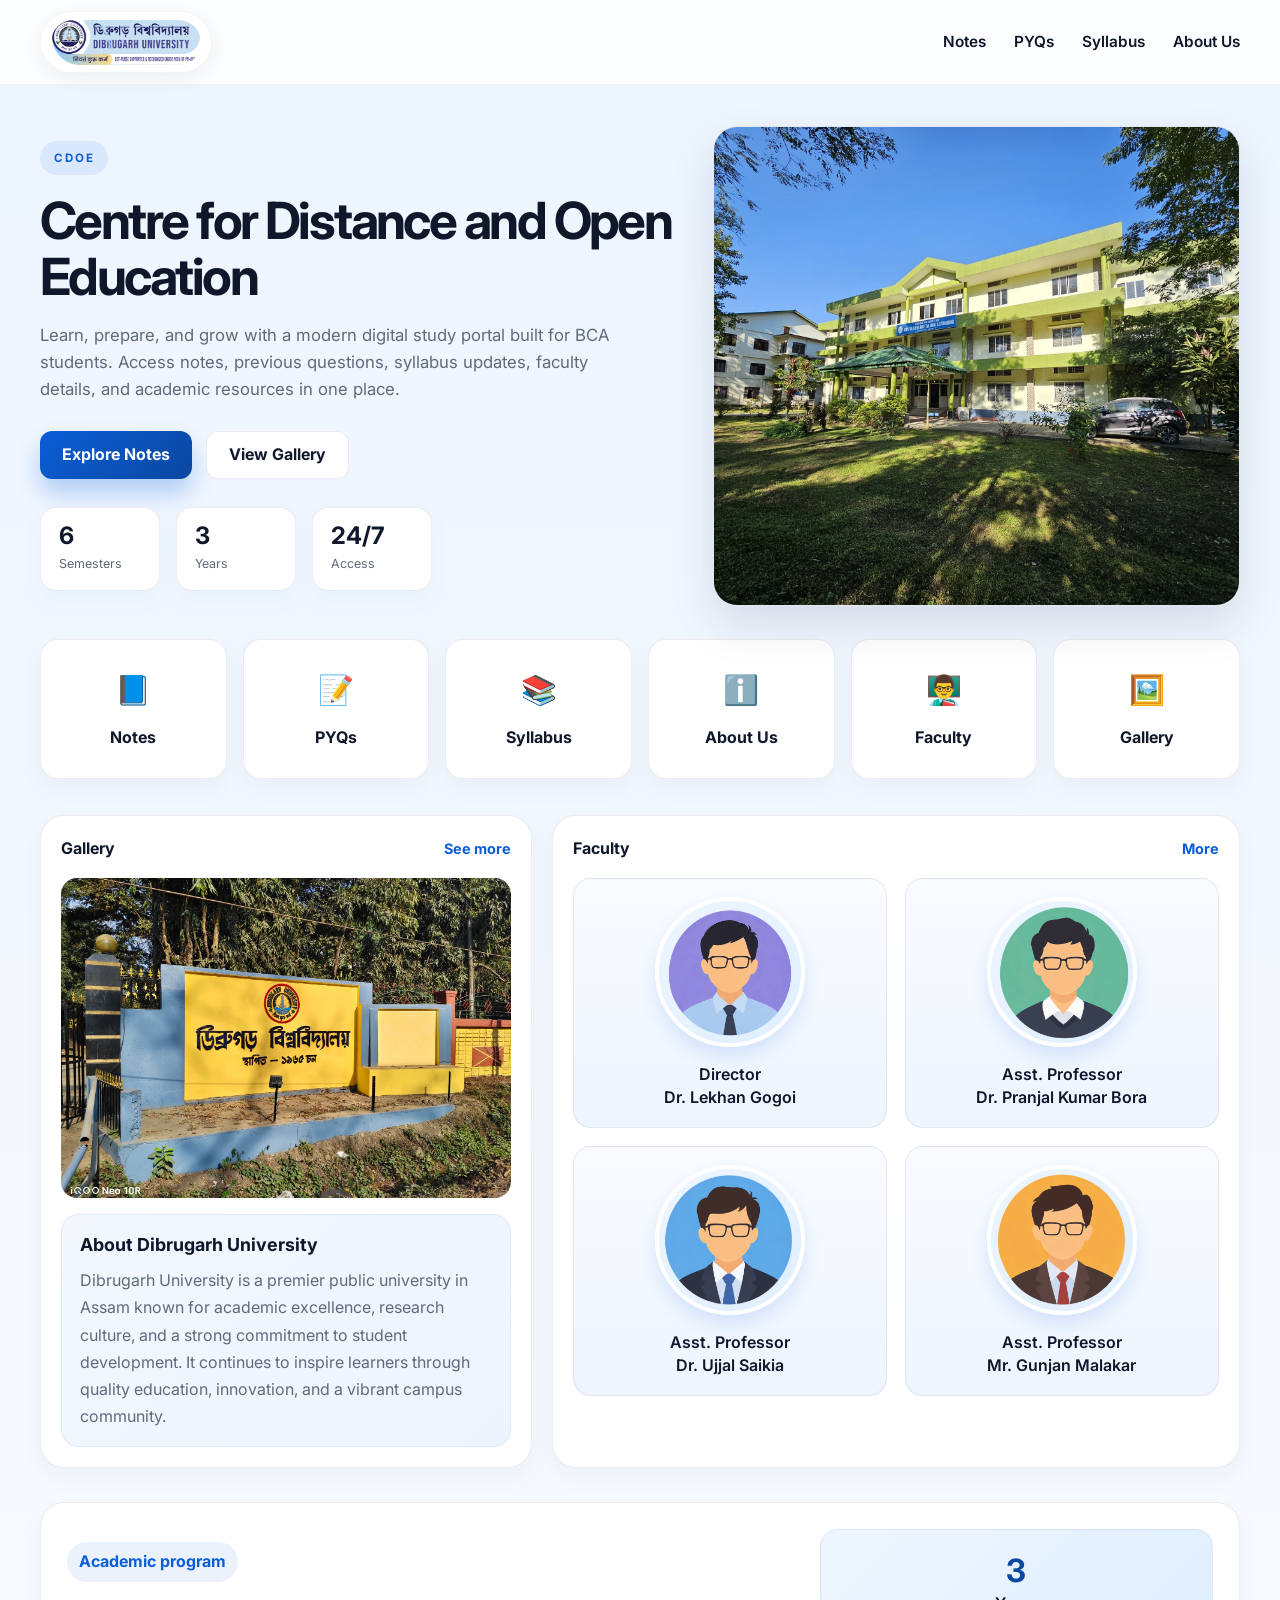
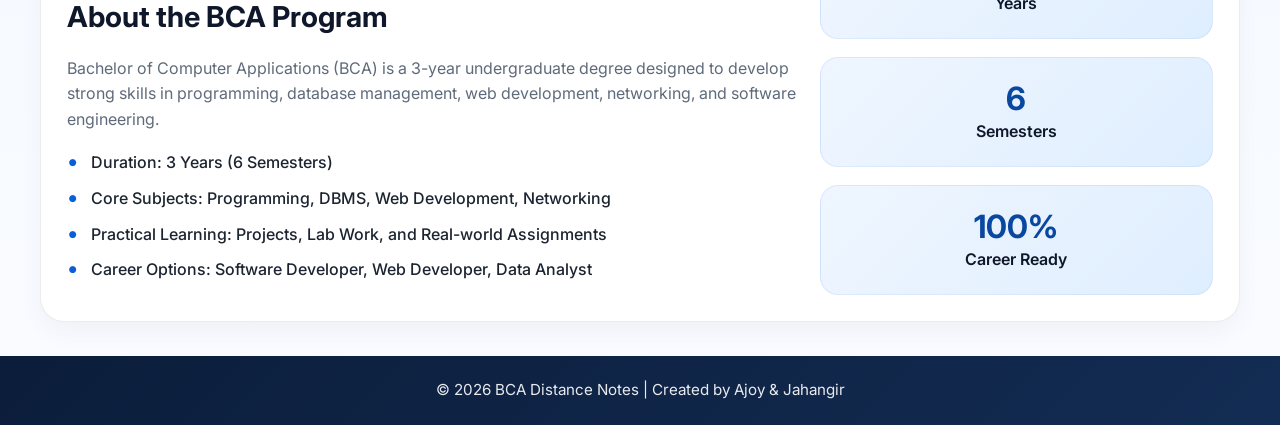
<file: index.html>
﻿<!DOCTYPE html>
<html lang="en">

<head>
    <meta charset="UTF-8">
    <meta name="viewport" content="width=device-width, initial-scale=1.0">
    <title>Dibrugarh University BCA-CDOE</title>
    <link rel="preconnect" href="https://fonts.googleapis.com">
    <link rel="preconnect" href="https://fonts.gstatic.com" crossorigin>
    <link href="https://fonts.googleapis.com/css2?family=Inter:wght@400;500;600;700;800;900&display=swap" rel="stylesheet">
    <link rel="shortcut icon" href="assets/brand/dibrugarh-logo.gif" type="image/gif">
    <link rel="stylesheet" href="style.css">
</head>

<body>
    <header class="topbar">
        <nav class="navbar container">
            <div class="logo">
                <img src="assets/brand/dibrugarh-logo.gif" alt="University Logo">
            </div>
            <div class="right" id="navMenu">
                <ul class="nav-links">
                    <li><a href="notes.html">Notes</a></li>
                    <li><a href="pyq.html">PYQs</a></li>
                    <li><a href="docs/syllabus.pdf">Syllabus</a></li>
                    <li><a href="about.html">About Us</a></li>
                </ul>
            </div>
        </nav>
    </header>

    <main class="container">
        <section class="hero">
            <div class="hero-copy">
                <div class="eyebrow">CDOE</div>
                <h1>Centre for Distance and Open Education</h1>
                <p class="hero-text">
                    Learn, prepare, and grow with a modern digital study portal built for BCA students.
                    Access notes, previous questions, syllabus updates, faculty details, and academic resources in one place.
                </p>
                <div class="hero-actions">
                    <a href="notes.html" class="primary-btn">Explore Notes</a>
                    <a href="gallery.html" class="secondary-btn">View Gallery</a>
                </div>
                <div class="hero-stats">
                    <div>
                        <strong>6</strong>
                        <span>Semesters</span>
                    </div>
                    <div>
                        <strong>3</strong>
                        <span>Years</span>
                    </div>
                    <div>
                        <strong>24/7</strong>
                        <span>Access</span>
                    </div>
                </div>
            </div>

            <div class="hero-visual">
                <img src="assets/brand/cdoe-banner.jpg" alt="CDOE banner">
            </div>
        </section>

        <section class="quick-links" aria-label="Quick links">
            <a href="notes.html" class="quick-card">
                <span class="card-icon">📘</span>
                <span>Notes</span>
            </a>
            <a href="pyq.html" class="quick-card">
                <span class="card-icon">📝</span>
                <span>PYQs</span>
            </a>
            <a href="docs/syllabus.pdf" class="quick-card">
                <span class="card-icon">📚</span>
                <span>Syllabus</span>
            </a>
            <a href="about.html" class="quick-card">
                <span class="card-icon">ℹ️</span>
                <span>About Us</span>
            </a>
            <a href="https://www.dibru.ac.in/open-distance-learning" class="quick-card">
                <span class="card-icon">👨‍🏫</span>
                <span>Faculty</span>
            </a>
            <a href="gallery.html" class="quick-card">
                <span class="card-icon">🖼️</span>
                <span>Gallery</span>
            </a>
        </section>

        <section class="showcase">
            <div class="gallery-panel">
                <div class="panel-header">
                    <span>Gallery</span>
                    <a href="gallery.html">See more</a>
                </div>

                <img src="assets/gallery/gallery-1.jpg" alt="Campus gallery preview">

                <div class="gallery-info">
                    <h3>About Dibrugarh University</h3>
                    <p>
                        Dibrugarh University is a premier public university in Assam known for academic excellence,
                        research culture, and a strong commitment to student development. It continues to inspire
                        learners through quality education, innovation, and a vibrant campus community.
                    </p>
                </div>
            </div>

            <div class="faculty-panel">
                <div class="panel-header">
                    <span>Faculty</span>
                    <a href="https://www.dibru.ac.in/open-distance-learning">More</a>
                </div>

                <div class="faculty-grid">
                    <div class="faculty-card">
                        <a href="https://www.dibru.ac.in/user-profile/lekhan-gogoi">
                            <img src="assets/team/2.png" alt="Director avatar">
                            <p>Director<br>Dr. Lekhan Gogoi</p>
                        </a>
                    </div>

                    <div class="faculty-card">
                        <a href="https://www.dibru.ac.in/user-profile/pranjal-kumar-bora">
                            <img src="assets/team/1.png" alt="Faculty avatar">
                            <p>Asst. Professor<br>Dr. Pranjal Kumar Bora</p>
                        </a>
                    </div>

                    <div class="faculty-card">
                        <a href="https://www.dibru.ac.in/user-profile/ujjal-saikia">
                            <img src="assets/team/3.png" alt="Faculty avatar">
                            <p>Asst. Professor<br>Dr. Ujjal Saikia</p>
                        </a>
                    </div>

                    <div class="faculty-card">
                        <a href="https://www.dibru.ac.in/user-profile/gunjan-malakar">
                            <img src="assets/team/4.png" alt="Faculty avatar">
                            <p>Asst. Professor<br>Mr. Gunjan Malakar</p>
                        </a>
                    </div>
                </div>
            </div>
        </section>

        <section class="program">
            <div class="program-copy">
                <span class="section-tag">Academic program</span>
                <h2>About the BCA Program</h2>
                <p>
                    Bachelor of Computer Applications (BCA) is a 3-year undergraduate degree designed to develop strong
                    skills in programming, database management, web development, networking, and software engineering.
                </p>
                <ul class="key-points">
                    <li>Duration: 3 Years (6 Semesters)</li>
                    <li>Core Subjects: Programming, DBMS, Web Development, Networking</li>
                    <li>Practical Learning: Projects, Lab Work, and Real-world Assignments</li>
                    <li>Career Options: Software Developer, Web Developer, Data Analyst</li>
                </ul>
            </div>

            <div class="program-highlights">
                <div class="highlight-card">
                    <strong>3</strong>
                    <span>Years</span>
                </div>
                <div class="highlight-card">
                    <strong>6</strong>
                    <span>Semesters</span>
                </div>
                <div class="highlight-card">
                    <strong>100%</strong>
                    <span>Career Ready</span>
                </div>
            </div>
        </section>
    </main>

    <footer>
        <p>© 2026 BCA Distance Notes | Created by Ajoy & Jahangir</p>
    </footer>
</body>

</html>
</file>
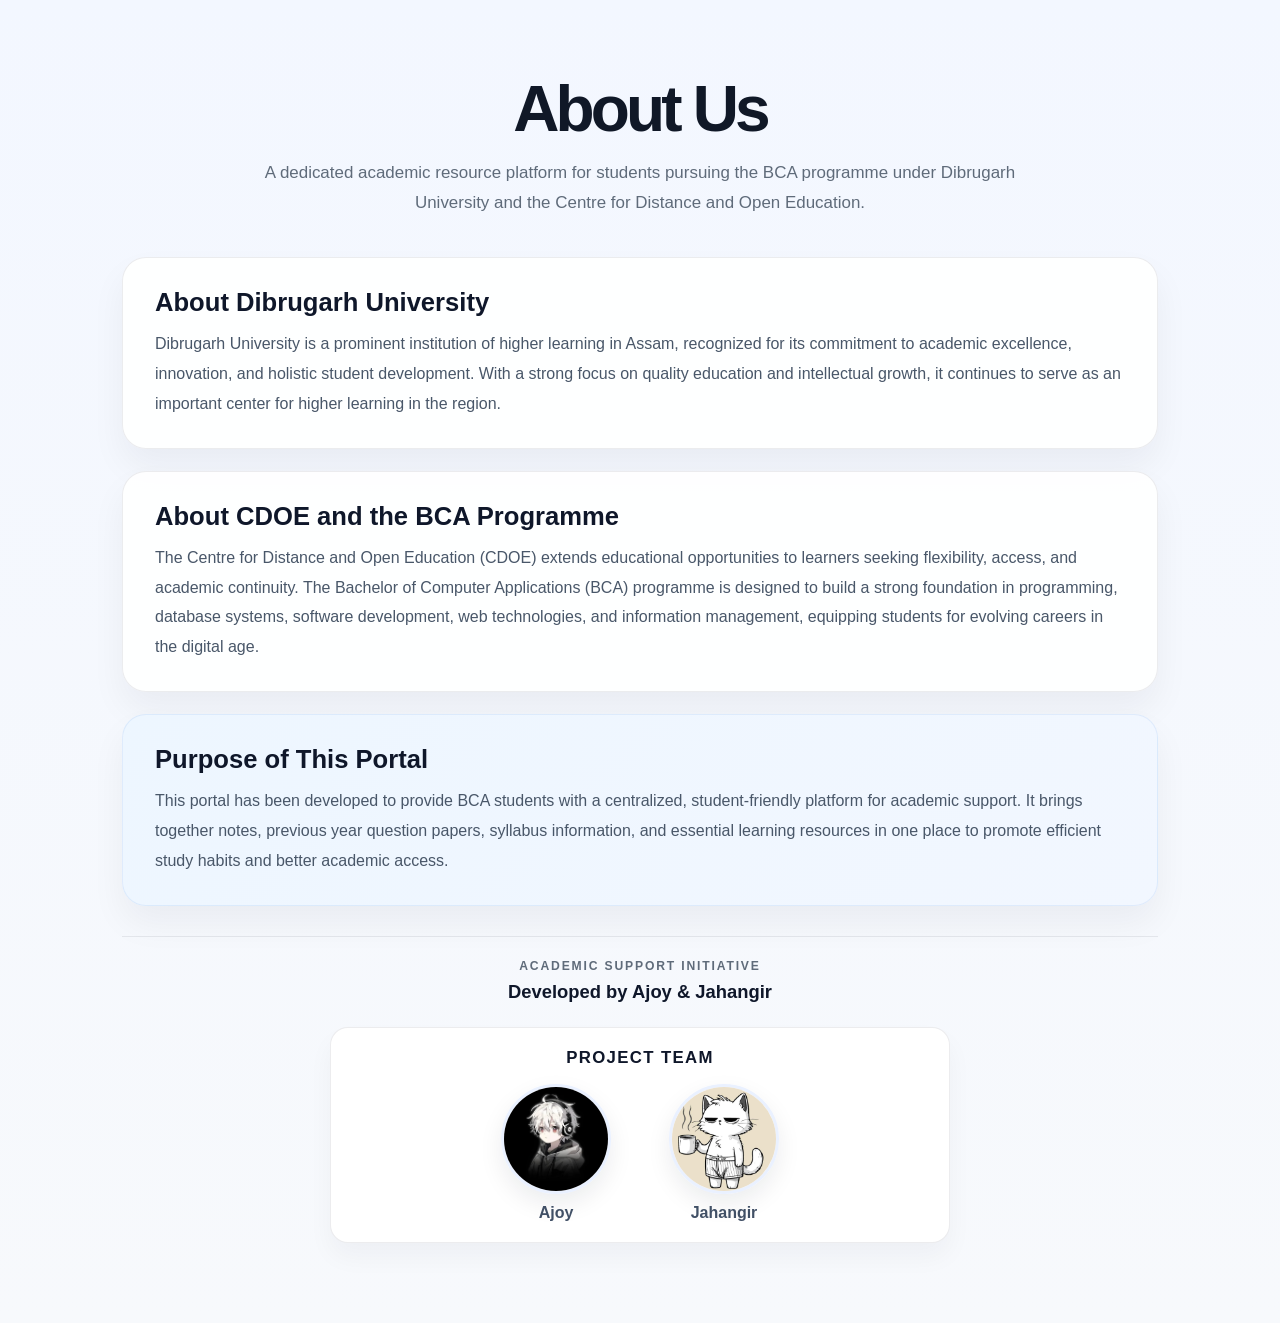
<file: about.html>
<!DOCTYPE html>
<html lang="en">
<head>
    <meta charset="UTF-8">
    <title>About Us - BCA Notes Website</title>
    <meta name="viewport" content="width=device-width, initial-scale=1.0">
    <link rel="stylesheet" href="https://cdnjs.cloudflare.com/ajax/libs/font-awesome/6.5.0/css/all.min.css">
    <link rel="stylesheet" href="about.css">
</head>
<body>

    <section class="about-section">

        <h1>About Us</h1>
        <p class="subtitle">
            A dedicated academic resource platform for students pursuing the BCA programme under Dibrugarh
            University and the Centre for Distance and Open Education.
        </p>

        <div class="info-block">
            <h2>About Dibrugarh University</h2>
            <p>
                Dibrugarh University is a prominent institution of higher learning in Assam, recognized for its
                commitment to academic excellence, innovation, and holistic student development. With a strong focus
                on quality education and intellectual growth, it continues to serve as an important center for higher
                learning in the region.
            </p>
        </div>

        <div class="info-block">
            <h2>About CDOE and the BCA Programme</h2>
            <p>
                The Centre for Distance and Open Education (CDOE) extends educational opportunities to learners seeking
                flexibility, access, and academic continuity. The Bachelor of Computer Applications (BCA) programme
                is designed to build a strong foundation in programming, database systems, software development, web
                technologies, and information management, equipping students for evolving careers in the digital age.
            </p>
        </div>

        <div class="info-block highlight">
            <h2>Purpose of This Portal</h2>
            <p>
                This portal has been developed to provide BCA students with a centralized, student-friendly platform for
                academic support. It brings together notes, previous year question papers, syllabus information, and
                essential learning resources in one place to promote efficient study habits and better academic access.
            </p>
        </div>

        <div class="credit-box">
            <p class="credit-title">Academic support initiative</p>
            <p class="credit-name">Developed by Ajoy &amp; Jahangir</p>
        </div>

        <div class="team-box">
            <h3>Project Team</h3>
            <div class="team-row">
                <div class="member-card">
                    <img src="assets/team/avatar1.jpeg" alt="Ajoy">
                    <span>Ajoy</span>
                </div>
                <div class="member-card">
                    <img src="assets/team/avatar2.jpeg" alt="Jahangir">
                    <span>Jahangir</span>
                </div>
            </div>
        </div>

    </section>

</body>
</html>
</file>
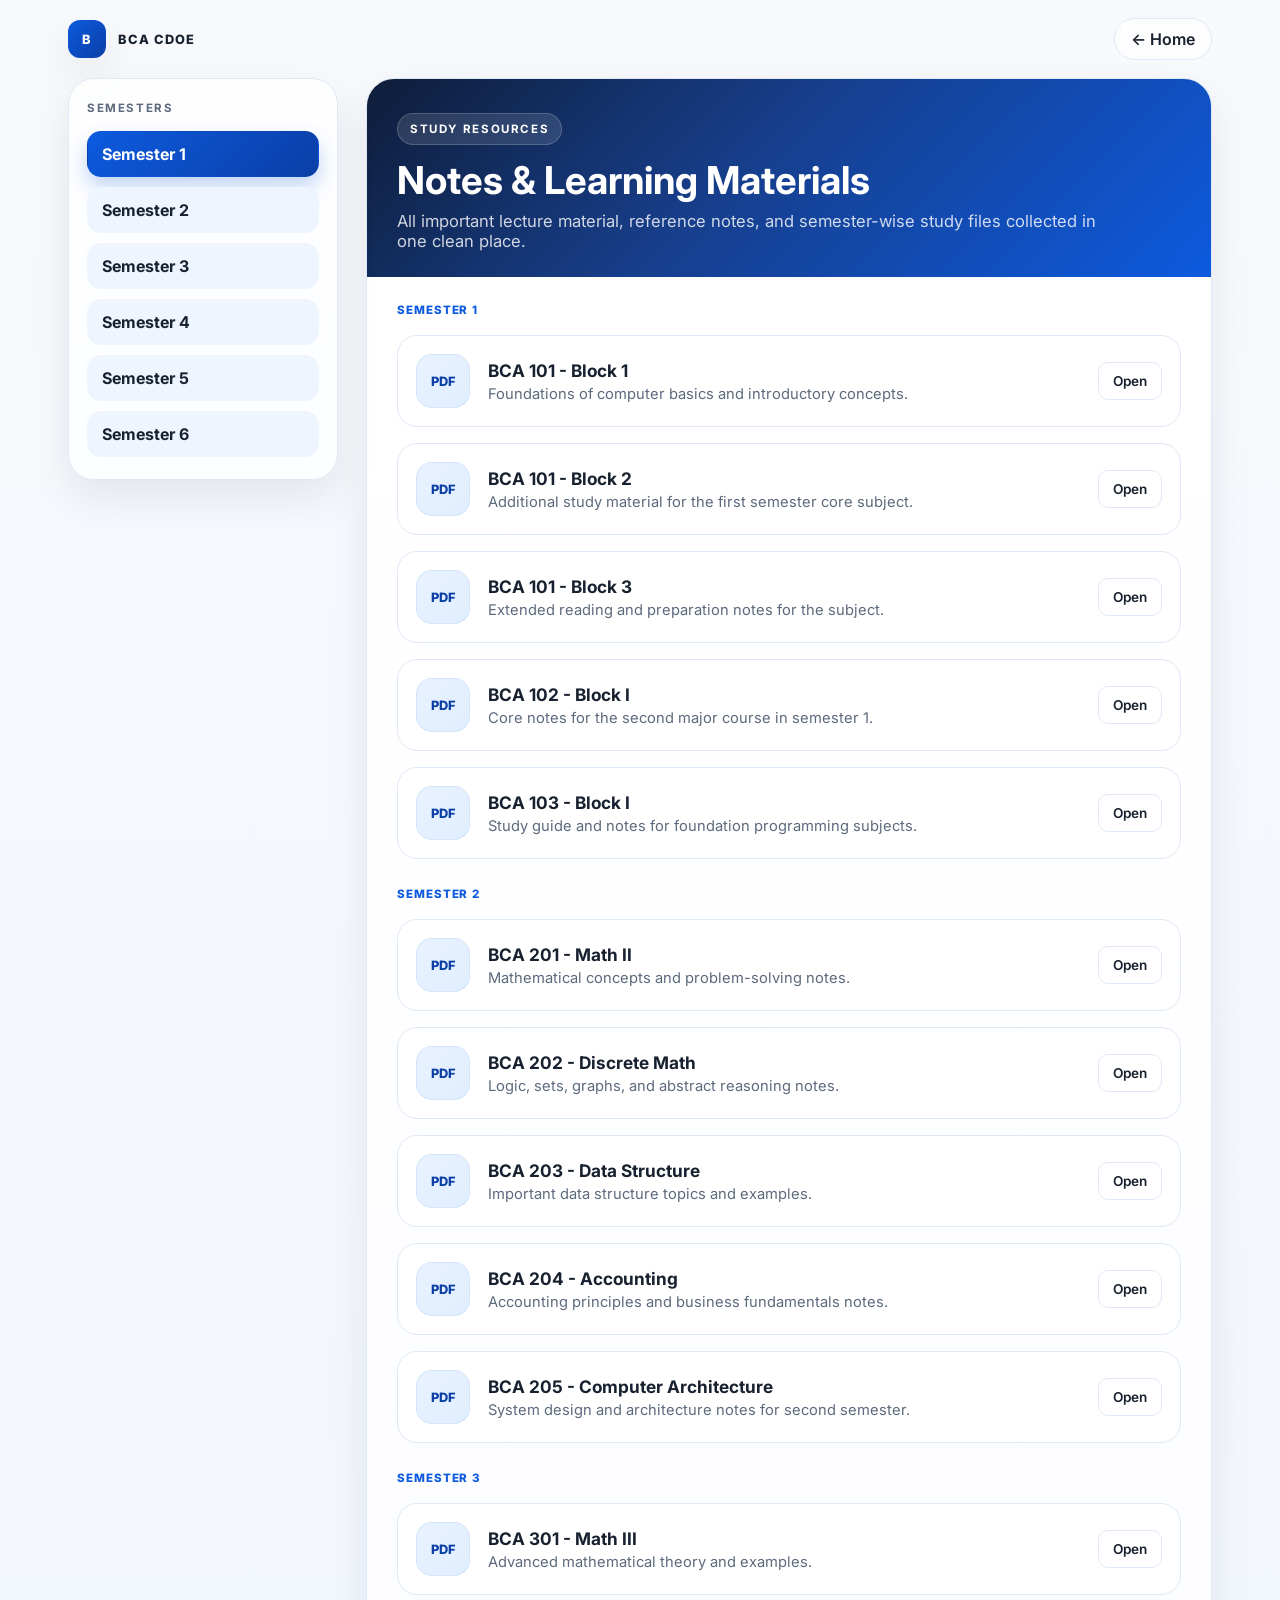
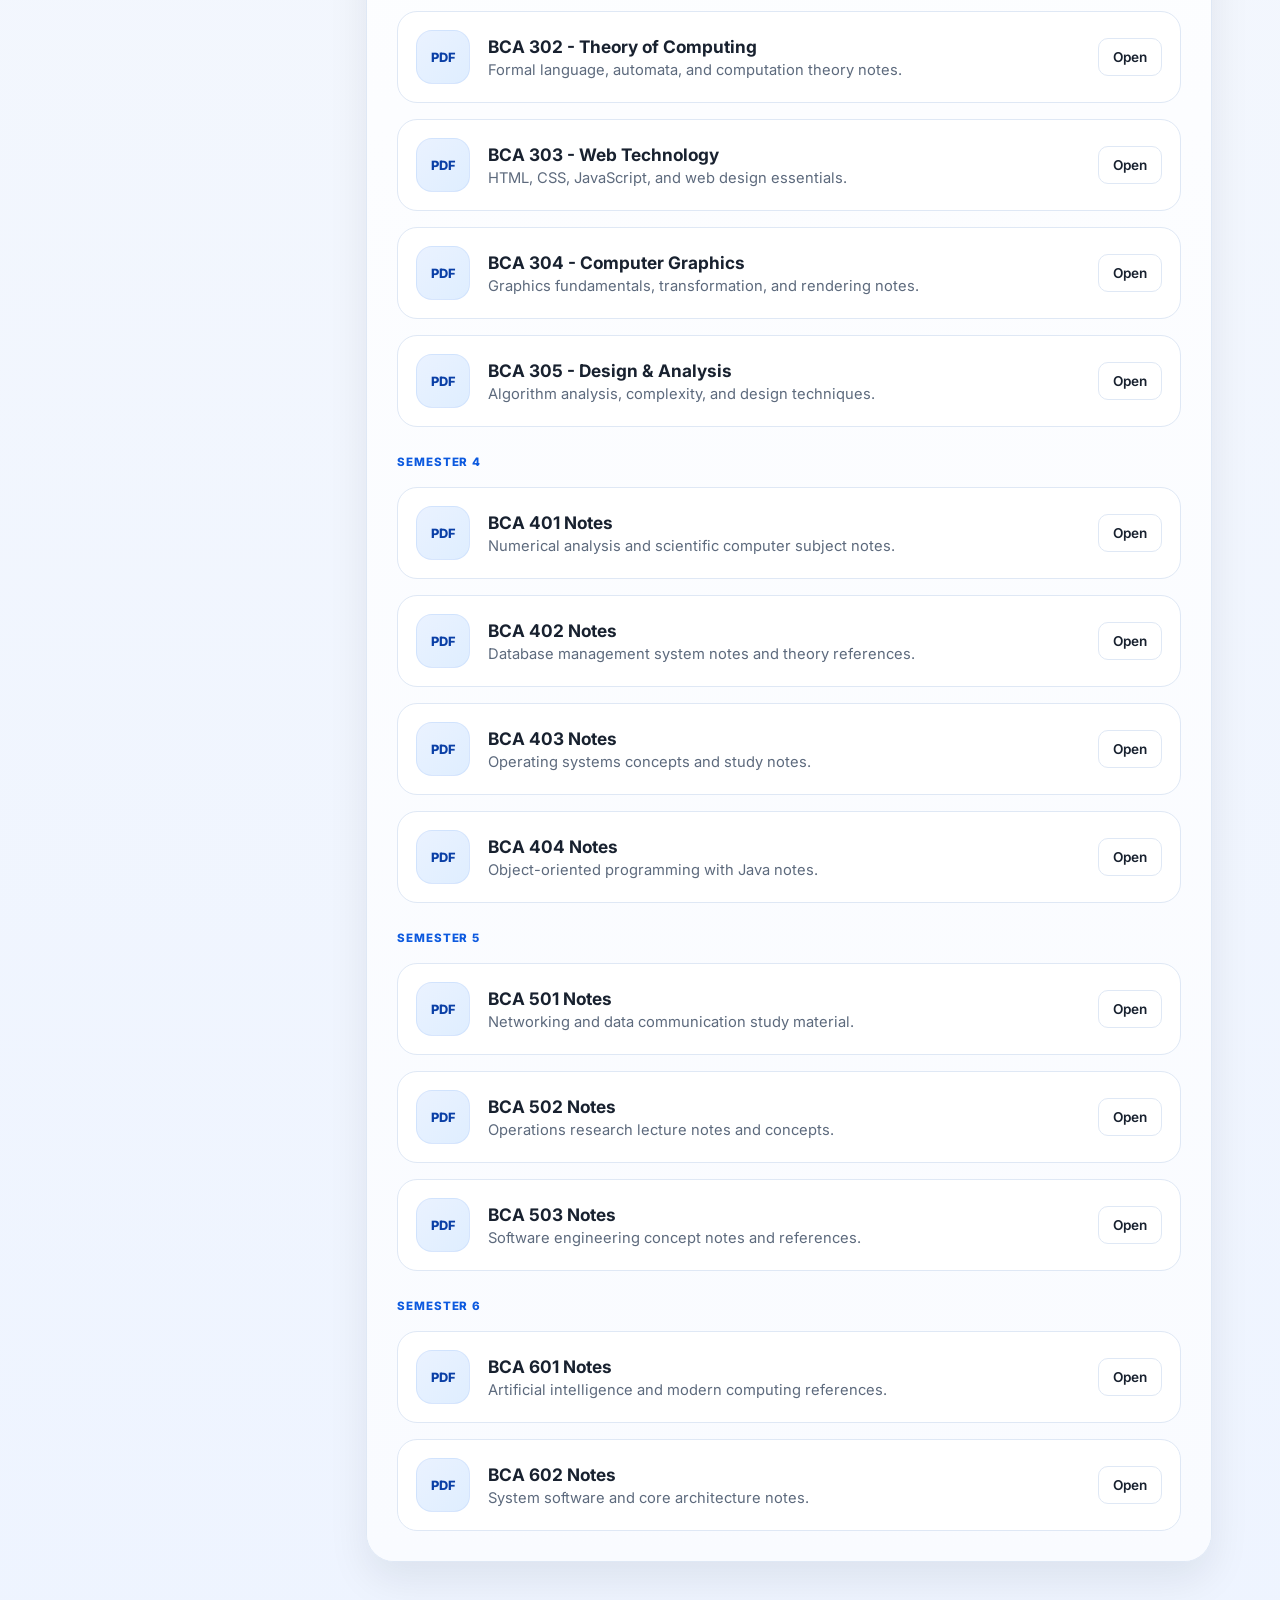
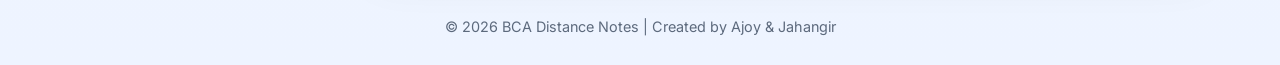
<file: notes.html>
<!DOCTYPE html>
<html lang="en">

<head>
    <meta charset="UTF-8">
    <meta name="viewport" content="width=device-width, initial-scale=1.0">
    <title>Study Notes | BCA CDOE</title>
    <link rel="preconnect" href="https://fonts.googleapis.com">
    <link rel="preconnect" href="https://fonts.gstatic.com" crossorigin>
    <link href="https://fonts.googleapis.com/css2?family=Inter:wght@400;500;600;700;800&display=swap" rel="stylesheet">
    <style>
        :root {
            --bg: #f4f7fb;
            --paper: #ffffff;
            --paper-2: #eef5ff;
            --line: #dfe8f5;
            --text: #18212f;
            --muted: #5d6a7d;
            --primary: #0d5adf;
            --primary-deep: #0a3fa6;
            --accent: #ebf2ff;
            --shadow: 0 18px 40px rgba(15, 23, 42, 0.08);
        }

        * {
            box-sizing: border-box;
        }

        body {
            margin: 0;
            font-family: "Inter", sans-serif;
            background: linear-gradient(180deg, #f7f9fc 0%, #eef4ff 100%);
            color: var(--text);
        }

        a {
            text-decoration: none;
        }

        .top-strip {
            display: flex;
            justify-content: space-between;
            align-items: center;
            max-width: 1200px;
            margin: 0 auto;
            padding: 18px 28px 10px;
        }

        .brand {
            display: flex;
            align-items: center;
            gap: 12px;
            font-weight: 800;
            letter-spacing: 0.08em;
            text-transform: uppercase;
            color: var(--text);
            font-size: 0.8rem;
        }

        .brand-mark {
            width: 38px;
            height: 38px;
            border-radius: 12px;
            background: linear-gradient(135deg, var(--primary), var(--primary-deep));
            color: white;
            display: grid;
            place-items: center;
            font-size: 0.8rem;
            box-shadow: var(--shadow);
        }

        .home-link {
            display: inline-flex;
            align-items: center;
            gap: 8px;
            padding: 10px 16px;
            border-radius: 999px;
            border: 1px solid var(--line);
            background: rgba(255, 255, 255, 0.7);
            color: var(--text);
            font-weight: 600;
            backdrop-filter: blur(8px);
        }

        .notes-shell {
            max-width: 1200px;
            margin: 8px auto 42px;
            padding: 0 28px;
            display: grid;
            grid-template-columns: 270px 1fr;
            gap: 28px;
        }

        .sidebar {
            background: rgba(255,255,255,0.8);
            border: 1px solid var(--line);
            border-radius: 26px;
            padding: 22px 18px;
            box-shadow: var(--shadow);
            height: fit-content;
            position: sticky;
            top: 20px;
        }

        .sidebar-label {
            font-size: 0.72rem;
            letter-spacing: 0.14em;
            text-transform: uppercase;
            color: var(--muted);
            margin: 0 0 16px;
            font-weight: 700;
        }

        .semester-list {
            display: grid;
            gap: 10px;
        }

        .semester-pill {
            display: block;
            padding: 12px 14px;
            border-radius: 14px;
            background: var(--paper-2);
            color: var(--text);
            border: 1px solid transparent;
            font-weight: 700;
        }

        .semester-pill.active {
            background: linear-gradient(135deg, var(--primary), var(--primary-deep));
            color: white;
            box-shadow: 0 10px 20px rgba(13, 90, 223, 0.25);
        }

        .content-panel {
            background: rgba(255,255,255,0.62);
            border: 1px solid var(--line);
            border-radius: 28px;
            box-shadow: var(--shadow);
            overflow: hidden;
        }

        .notes-top {
            background: linear-gradient(135deg, #0e1d38 0%, #173d88 42%, #0d5adf 100%);
            padding: 34px 30px 26px;
            color: white;
        }

        .eyebrow {
            display: inline-block;
            background: rgba(255, 255, 255, 0.12);
            border: 1px solid rgba(255,255,255,0.18);
            border-radius: 999px;
            padding: 8px 12px;
            font-size: 0.72rem;
            letter-spacing: 0.14em;
            text-transform: uppercase;
            font-weight: 700;
            margin-bottom: 14px;
        }

        .notes-top h1 {
            margin: 0 0 10px;
            font-size: clamp(2.1rem, 3vw, 3.2rem);
            line-height: 1.1;
        }

        .notes-top p {
            margin: 0;
            max-width: 700px;
            color: rgba(255,255,255,0.8);
            font-size: 1.04rem;
        }

        .notes-body {
            padding: 26px 30px 30px;
            background: linear-gradient(180deg, #ffffff 0%, #f9fbff 100%);
        }

        .section-head {
            display: flex;
            align-items: center;
            justify-content: space-between;
            gap: 18px;
            margin-bottom: 18px;
        }

        .section-label {
            color: var(--primary);
            font-weight: 800;
            letter-spacing: 0.08em;
            text-transform: uppercase;
            font-size: 0.72rem;
        }

        .notes-grid {
            display: grid;
            gap: 16px;
        }

        .note-item {
            display: grid;
            grid-template-columns: auto 1fr auto;
            align-items: center;
            gap: 18px;
            background: #fff;
            border: 1px solid var(--line);
            border-radius: 20px;
            padding: 18px 18px;
            transition: transform 0.2s ease, box-shadow 0.2s ease;
        }

        .note-item:hover {
            transform: translateY(-2px);
            box-shadow: 0 14px 28px rgba(15, 23, 42, 0.06);
        }

        .file-badge {
            width: 54px;
            height: 54px;
            border-radius: 16px;
            background: linear-gradient(135deg, #eaf2ff, #dfeeff);
            color: var(--primary-deep);
            display: grid;
            place-items: center;
            font-weight: 800;
            font-size: 0.8rem;
            border: 1px solid rgba(13, 90, 223, 0.08);
        }

        .note-copy h3 {
            margin: 0 0 4px;
            font-size: 1.08rem;
        }

        .note-copy p {
            margin: 0;
            color: var(--muted);
            font-size: 0.92rem;
        }

        .note-actions {
            display: flex;
            gap: 10px;
            flex-wrap: wrap;
        }

        .note-actions a {
            padding: 10px 14px;
            border-radius: 10px;
            border: 1px solid var(--line);
            color: var(--text);
            font-weight: 600;
            font-size: 0.85rem;
        }

        .note-actions a.primary {
            background: var(--primary);
            border-color: var(--primary);
            color: white;
        }

        footer {
            text-align: center;
            padding: 14px 20px 30px;
            color: var(--muted);
            font-size: 0.9rem;
        }

        @media (max-width: 900px) {
            .notes-shell {
                grid-template-columns: 1fr;
            }

            .sidebar {
                position: static;
            }
        }

        @media (max-width: 640px) {
            .top-strip,
            .notes-shell {
                padding-left: 18px;
                padding-right: 18px;
            }

            .note-item {
                grid-template-columns: 1fr;
                align-items: flex-start;
            }

            .note-actions {
                width: 100%;
            }

            .note-actions a {
                flex: 1;
                text-align: center;
            }
        }
    </style>
</head>

<body>
    <div class="top-strip">
        <div class="brand">
            <span class="brand-mark">B</span>
            BCA CDOE
        </div>
        <a class="home-link" href="index.html">← Home</a>
    </div>

    <main class="notes-shell">
        <aside class="sidebar">
            <p class="sidebar-label">Semesters</p>
            <div class="semester-list">
                <a href="#semester-1" class="semester-pill active">Semester 1</a>
                <a href="#semester-2" class="semester-pill">Semester 2</a>
                <a href="#semester-3" class="semester-pill">Semester 3</a>
                <a href="#semester-4" class="semester-pill">Semester 4</a>
                <a href="#semester-5" class="semester-pill">Semester 5</a>
                <a href="#semester-6" class="semester-pill">Semester 6</a>
            </div>
        </aside>

        <section class="content-panel">
            <div class="notes-top">
                <div class="eyebrow">Study Resources</div>
                <h1>Notes & Learning Materials</h1>
                <p>All important lecture material, reference notes, and semester-wise study files collected in one clean place.</p>
            </div>

            <div class="notes-body">
                <div class="section-head">
                    <div class="section-label">Semester 1</div>
                </div>

                <div class="notes-grid" id="semester-1">
                    <article class="note-item">
                        <div class="file-badge">PDF</div>
                        <div class="note-copy">
                            <h3>BCA 101 - Block 1</h3>
                            <p>Foundations of computer basics and introductory concepts.</p>
                        </div>
                        <div class="note-actions">
                            <a href="Semester_1/BCA_101_block_1.pdf" target="_blank">Open</a>
                        </div>
                    </article>

                    <article class="note-item">
                        <div class="file-badge">PDF</div>
                        <div class="note-copy">
                            <h3>BCA 101 - Block 2</h3>
                            <p>Additional study material for the first semester core subject.</p>
                        </div>
                        <div class="note-actions">
                            <a href="Semester_1/BCA_101_Block_2.pdf" target="_blank">Open</a>
                        </div>
                    </article>

                    <article class="note-item">
                        <div class="file-badge">PDF</div>
                        <div class="note-copy">
                            <h3>BCA 101 - Block 3</h3>
                            <p>Extended reading and preparation notes for the subject.</p>
                        </div>
                        <div class="note-actions">
                            <a href="Semester_1/BCA_101_Block_3.pdf" target="_blank">Open</a>
                        </div>
                    </article>

                    <article class="note-item">
                        <div class="file-badge">PDF</div>
                        <div class="note-copy">
                            <h3>BCA 102 - Block I</h3>
                            <p>Core notes for the second major course in semester 1.</p>
                        </div>
                        <div class="note-actions">
                            <a href="Semester_1/BCA_102_Block_I.pdf" target="_blank">Open</a>
                        </div>
                    </article>

                    <article class="note-item">
                        <div class="file-badge">PDF</div>
                        <div class="note-copy">
                            <h3>BCA 103 - Block I</h3>
                            <p>Study guide and notes for foundation programming subjects.</p>
                        </div>
                        <div class="note-actions">
                            <a href="Semester_1/BCA_103_Block_I.pdf" target="_blank">Open</a>
                        </div>
                    </article>
                </div>

                <div class="section-head" style="margin-top: 28px;">
                    <div class="section-label">Semester 2</div>
                </div>

                <div class="notes-grid" id="semester-2">
                    <article class="note-item">
                        <div class="file-badge">PDF</div>
                        <div class="note-copy">
                            <h3>BCA 201 - Math II</h3>
                            <p>Mathematical concepts and problem-solving notes.</p>
                        </div>
                        <div class="note-actions">
                            <a href="Semester_2/BCA_201_Math_II.pdf" target="_blank">Open</a>
                        </div>
                    </article>

                    <article class="note-item">
                        <div class="file-badge">PDF</div>
                        <div class="note-copy">
                            <h3>BCA 202 - Discrete Math</h3>
                            <p>Logic, sets, graphs, and abstract reasoning notes.</p>
                        </div>
                        <div class="note-actions">
                            <a href="Semester_2/BCA_202_Discrete_Math.pdf" target="_blank">Open</a>
                        </div>
                    </article>

                    <article class="note-item">
                        <div class="file-badge">PDF</div>
                        <div class="note-copy">
                            <h3>BCA 203 - Data Structure</h3>
                            <p>Important data structure topics and examples.</p>
                        </div>
                        <div class="note-actions">
                            <a href="Semester_2/BCA_203_Data_Structure.pdf" target="_blank">Open</a>
                        </div>
                    </article>

                    <article class="note-item">
                        <div class="file-badge">PDF</div>
                        <div class="note-copy">
                            <h3>BCA 204 - Accounting</h3>
                            <p>Accounting principles and business fundamentals notes.</p>
                        </div>
                        <div class="note-actions">
                            <a href="Semester_2/BCA_204_Accounting.pdf" target="_blank">Open</a>
                        </div>
                    </article>

                    <article class="note-item">
                        <div class="file-badge">PDF</div>
                        <div class="note-copy">
                            <h3>BCA 205 - Computer Architecture</h3>
                            <p>System design and architecture notes for second semester.</p>
                        </div>
                        <div class="note-actions">
                            <a href="Semester_2/BCA_205_Computer_Architecture.pdf" target="_blank">Open</a>
                        </div>
                    </article>
                </div>

                <div class="section-head" style="margin-top: 28px;">
                    <div class="section-label">Semester 3</div>
                </div>

                <div class="notes-grid" id="semester-3">
                    <article class="note-item">
                        <div class="file-badge">PDF</div>
                        <div class="note-copy">
                            <h3>BCA 301 - Math III</h3>
                            <p>Advanced mathematical theory and examples.</p>
                        </div>
                        <div class="note-actions">
                            <a href="Semester_3/BCA_301_Math_III.pdf" target="_blank">Open</a>
                        </div>
                    </article>

                    <article class="note-item">
                        <div class="file-badge">PDF</div>
                        <div class="note-copy">
                            <h3>BCA 302 - Theory of Computing</h3>
                            <p>Formal language, automata, and computation theory notes.</p>
                        </div>
                        <div class="note-actions">
                            <a href="Semester_3/BCA_302_Theory_of_Computing.pdf" target="_blank">Open</a>
                        </div>
                    </article>

                    <article class="note-item">
                        <div class="file-badge">PDF</div>
                        <div class="note-copy">
                            <h3>BCA 303 - Web Technology</h3>
                            <p>HTML, CSS, JavaScript, and web design essentials.</p>
                        </div>
                        <div class="note-actions">
                            <a href="Semester_3/BCA_303_Web_Tech.pdf" target="_blank">Open</a>
                        </div>
                    </article>

                    <article class="note-item">
                        <div class="file-badge">PDF</div>
                        <div class="note-copy">
                            <h3>BCA 304 - Computer Graphics</h3>
                            <p>Graphics fundamentals, transformation, and rendering notes.</p>
                        </div>
                        <div class="note-actions">
                            <a href="Semester_3/BCA_304_Computer_Graphics.pdf" target="_blank">Open</a>
                        </div>
                    </article>

                    <article class="note-item">
                        <div class="file-badge">PDF</div>
                        <div class="note-copy">
                            <h3>BCA 305 - Design & Analysis</h3>
                            <p>Algorithm analysis, complexity, and design techniques.</p>
                        </div>
                        <div class="note-actions">
                            <a href="Semester_3/BCA_305_Design_Analysis_Algorithms.pdf" target="_blank">Open</a>
                        </div>
                    </article>
                </div>

                <div class="section-head" style="margin-top: 28px;">
                    <div class="section-label">Semester 4</div>
                </div>

                <div class="notes-grid" id="semester-4">
                    <article class="note-item">
                        <div class="file-badge">PDF</div>
                        <div class="note-copy">
                            <h3>BCA 401 Notes</h3>
                            <p>Numerical analysis and scientific computer subject notes.</p>
                        </div>
                        <div class="note-actions">
                            <a href="Semester_4/bca-401 notes.pdf" target="_blank">Open</a>
                        </div>
                    </article>

                    <article class="note-item">
                        <div class="file-badge">PDF</div>
                        <div class="note-copy">
                            <h3>BCA 402 Notes</h3>
                            <p>Database management system notes and theory references.</p>
                        </div>
                        <div class="note-actions">
                            <a href="Semester_4/bca-402 notes.pdf" target="_blank">Open</a>
                        </div>
                    </article>

                    <article class="note-item">
                        <div class="file-badge">PDF</div>
                        <div class="note-copy">
                            <h3>BCA 403 Notes</h3>
                            <p>Operating systems concepts and study notes.</p>
                        </div>
                        <div class="note-actions">
                            <a href="Semester_4/bca-403 notes.pdf" target="_blank">Open</a>
                        </div>
                    </article>

                    <article class="note-item">
                        <div class="file-badge">PDF</div>
                        <div class="note-copy">
                            <h3>BCA 404 Notes</h3>
                            <p>Object-oriented programming with Java notes.</p>
                        </div>
                        <div class="note-actions">
                            <a href="Semester_4/bca-404 notes.pdf" target="_blank">Open</a>
                        </div>
                    </article>
                </div>

                <div class="section-head" style="margin-top: 28px;">
                    <div class="section-label">Semester 5</div>
                </div>

                <div class="notes-grid" id="semester-5">
                    <article class="note-item">
                        <div class="file-badge">PDF</div>
                        <div class="note-copy">
                            <h3>BCA 501 Notes</h3>
                            <p>Networking and data communication study material.</p>
                        </div>
                        <div class="note-actions">
                            <a href="Semester_5/bca-501 notes.pdf" target="_blank">Open</a>
                        </div>
                    </article>

                    <article class="note-item">
                        <div class="file-badge">PDF</div>
                        <div class="note-copy">
                            <h3>BCA 502 Notes</h3>
                            <p>Operations research lecture notes and concepts.</p>
                        </div>
                        <div class="note-actions">
                            <a href="Semester_5/bca-502 notes.pdf" target="_blank">Open</a>
                        </div>
                    </article>

                    <article class="note-item">
                        <div class="file-badge">PDF</div>
                        <div class="note-copy">
                            <h3>BCA 503 Notes</h3>
                            <p>Software engineering concept notes and references.</p>
                        </div>
                        <div class="note-actions">
                            <a href="Semester_5/bca-503 notes.pdf" target="_blank">Open</a>
                        </div>
                    </article>
                </div>

                <div class="section-head" style="margin-top: 28px;">
                    <div class="section-label">Semester 6</div>
                </div>

                <div class="notes-grid" id="semester-6">
                    <article class="note-item">
                        <div class="file-badge">PDF</div>
                        <div class="note-copy">
                            <h3>BCA 601 Notes</h3>
                            <p>Artificial intelligence and modern computing references.</p>
                        </div>
                        <div class="note-actions">
                            <a href="Semester_6/bca-601 notes.pdf" target="_blank">Open</a>
                        </div>
                    </article>

                    <article class="note-item">
                        <div class="file-badge">PDF</div>
                        <div class="note-copy">
                            <h3>BCA 602 Notes</h3>
                            <p>System software and core architecture notes.</p>
                        </div>
                        <div class="note-actions">
                            <a href="Semester_6/bca-602 notes.pdf" target="_blank">Open</a>
                        </div>
                    </article>
                </div>
            </div>
        </section>
    </main>

    <footer>
        © 2026 BCA Distance Notes | Created by Ajoy & Jahangir
    </footer>
</body>

</html>
</file>
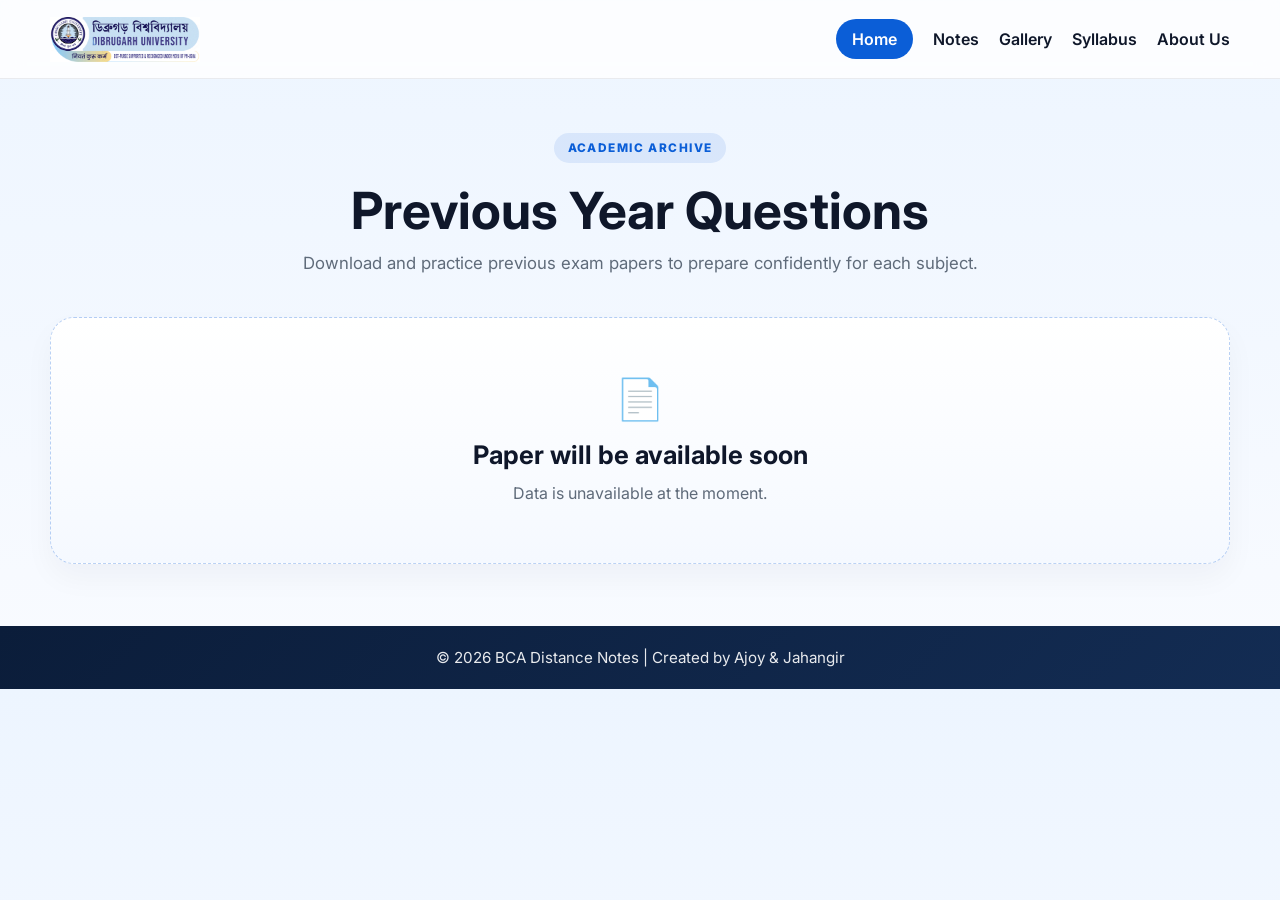
<file: pyq.html>
<!DOCTYPE html>
<html lang="en">

<head>
    <meta charset="UTF-8">
    <title>PYQs | BCA CDOE</title>
    <meta name="viewport" content="width=device-width, initial-scale=1.0">
    <link rel="preconnect" href="https://fonts.googleapis.com">
    <link rel="preconnect" href="https://fonts.gstatic.com" crossorigin>
    <link href="https://fonts.googleapis.com/css2?family=Inter:wght@400;500;600;700;800&display=swap" rel="stylesheet">
    <link rel="stylesheet" href="pyq.css">
</head>

<body>
    <header class="navbar">
        <div class="container nav-inner">
            <div class="logo">
                <img src="assets/brand/dibrugarh-logo.gif" alt="University Logo">
            </div>
            <ul class="nav-links">
                <li><a href="index.html" class="home-btn">Home</a></li>
                <li><a href="notes.html">Notes</a></li>
                <li><a href="gallery.html">Gallery</a></li>
                <li><a href="docs/syllabus.pdf">Syllabus</a></li>
                <li><a href="about.html">About Us</a></li>
            </ul>
        </div>
    </header>

    <main class="container">
        <section class="hero">
            <div class="hero-badge">Academic archive</div>
            <h1>Previous Year Questions</h1>
            <p>Download and practice previous exam papers to prepare confidently for each subject.</p>
        </section>

        <section class="pyq-menu">
            <div class="pyq-empty">
                <div class="empty-icon">📄</div>
                <h3>Paper will be available soon</h3>
                <p>Data is unavailable at the moment.</p>
            </div>
        </section>
    </main>

    <footer>
        <p>© 2026 BCA Distance Notes | Created by Ajoy & Jahangir</p>
    </footer>
</body>

</html>
</file>
<file: style.css>
﻿:root {
    --bg: #f3f7ff;
    --panel: #ffffff;
    --soft: #edf4ff;
    --primary: #0b5ed7;
    --primary-dark: #0a47a0;
    --secondary: #0f172a;
    --text: #1b2430;
    --muted: #5f6b7a;
    --border: rgba(15, 23, 42, 0.08);
    --shadow: 0 20px 45px rgba(20, 35, 65, 0.12);
}

* {
    margin: 0;
    padding: 0;
    box-sizing: border-box;
}

html {
    scroll-behavior: smooth;
}

body {
    font-family: 'Inter', sans-serif;
    background: linear-gradient(180deg, #edf5ff 0%, #f9fbff 100%);
    color: var(--text);
    line-height: 1.6;
}

img {
    max-width: 100%;
    display: block;
}

a {
    text-decoration: none;
}

.container {
    width: min(1200px, calc(100% - 44px));
    margin: 0 auto;
}

.topbar {
    backdrop-filter: blur(12px);
    background: rgba(255, 255, 255, 0.8);
    border-bottom: 1px solid rgba(15, 23, 42, 0.04);
}

.navbar {
    display: flex;
    justify-content: space-between;
    align-items: center;
    min-height: 84px;
}

.logo {
    display: inline-flex;
    align-items: center;
    justify-content: center;
    width: 172px;
    height: 62px;
    padding: 8px 10px;
    border-radius: 999px;
    background: #ffffff;
    border: 1px solid rgba(15, 23, 42, 0.04);
    box-shadow: 0 6px 20px rgba(15, 23, 42, 0.06);
}

.logo img {
    width: 150px;
    height: auto;
    display: block;
    background: #ffffff;
    border-radius: 999px;
    filter: none;
}

.nav-links {
    display: flex;
    align-items: center;
    gap: 28px;
    list-style: none;
}

.nav-links a {
    color: var(--secondary);
    font-size: 0.96rem;
    font-weight: 600;
    transition: color 0.2s ease, transform 0.2s ease;
}

.nav-links a:hover {
    color: var(--primary);
    transform: translateY(-1px);
}

.logout-link {
    color: #d93025 !important;
    background: rgba(217, 48, 37, 0.08);
    padding: 10px 16px;
    border-radius: 999px;
}

.hero {
    display: grid;
    grid-template-columns: 1.1fr 0.9fr;
    align-items: center;
    gap: 28px;
    padding: 36px 0 18px;
}

.hero-copy {
    padding: 20px 0;
}

.eyebrow {
    display: inline-block;
    background: rgba(11, 94, 215, 0.09);
    color: var(--primary);
    padding: 8px 14px;
    border-radius: 999px;
    font-weight: 700;
    letter-spacing: 0.16em;
    text-transform: uppercase;
    font-size: 0.72rem;
    margin-bottom: 18px;
}

.hero-copy h1 {
    font-size: clamp(2.2rem, 4vw, 4rem);
    line-height: 1.08;
    margin-bottom: 18px;
    color: var(--secondary);
    letter-spacing: -0.05em;
}

.hero-text {
    font-size: 1.05rem;
    color: var(--muted);
    max-width: 600px;
    margin-bottom: 28px;
}

.hero-actions {
    display: flex;
    flex-wrap: wrap;
    gap: 14px;
    margin-bottom: 28px;
}

.primary-btn,
.secondary-btn {
    display: inline-flex;
    justify-content: center;
    align-items: center;
    min-height: 48px;
    padding: 0 22px;
    border-radius: 12px;
    font-weight: 700;
    transition: transform 0.2s ease, box-shadow 0.2s ease;
}

.primary-btn {
    background: linear-gradient(135deg, var(--primary) 0%, var(--primary-dark) 100%);
    color: white;
    box-shadow: 0 14px 25px rgba(11, 94, 215, 0.28);
}

.secondary-btn {
    background: white;
    color: var(--secondary);
    border: 1px solid var(--border);
}

.primary-btn:hover,
.secondary-btn:hover,
.quick-card:hover,
.faculty-card:hover,
.highlight-card:hover {
    transform: translateY(-3px);
}

.hero-stats {
    display: flex;
    gap: 16px;
    flex-wrap: wrap;
}

.hero-stats div {
    background: var(--panel);
    border: 1px solid var(--border);
    border-radius: 16px;
    padding: 14px 18px;
    min-width: 120px;
    box-shadow: 0 10px 25px rgba(11, 94, 215, 0.04);
}

.hero-stats strong {
    display: block;
    font-size: 1.5rem;
    color: var(--secondary);
    line-height: 1.2;
}

.hero-stats span {
    font-size: 0.78rem;
    color: var(--muted);
}

.hero-visual {
    position: relative;
}

.hero-visual img {
    width: 100%;
    border-radius: 24px;
    height: 480px;
    object-fit: cover;
    border: 1px solid rgba(15, 23, 42, 0.06);
    box-shadow: var(--shadow);
}

.quick-links {
    display: grid;
    grid-template-columns: repeat(6, minmax(0, 1fr));
    gap: 16px;
    padding: 10px 0 28px;
}

.quick-card {
    background: var(--panel);
    border: 1px solid var(--border);
    border-radius: 18px;
    min-height: 140px;
    display: flex;
    flex-direction: column;
    justify-content: center;
    align-items: center;
    gap: 12px;
    color: var(--secondary);
    font-weight: 700;
    box-shadow: 0 10px 24px rgba(15, 23, 42, 0.04);
    transition: transform 0.2s ease, box-shadow 0.2s ease;
}

.card-icon {
    font-size: 1.8rem;
}

.showcase {
    display: grid;
    grid-template-columns: 1fr 1.4fr;
    gap: 20px;
    padding: 8px 0 22px;
}

.gallery-panel,
.faculty-panel,
.program {
    background: var(--panel);
    border: 1px solid var(--border);
    border-radius: 24px;
    box-shadow: 0 10px 24px rgba(15, 23, 42, 0.04);
}

.gallery-panel {
    padding: 20px;
}

.panel-header {
    display: flex;
    justify-content: space-between;
    align-items: center;
    margin-bottom: 16px;
    font-weight: 700;
    color: var(--secondary);
}

.panel-header a {
    color: var(--primary);
    font-size: 0.9rem;
}

.gallery-info {
    margin-top: 16px;
    padding: 16px 18px;
    background: linear-gradient(135deg, #f3f8ff 0%, #edf4ff 100%);
    border: 1px solid rgba(11, 94, 215, 0.08);
    border-radius: 18px;
}

.gallery-info h3 {
    font-size: 1.12rem;
    margin-bottom: 8px;
    color: var(--secondary);
}

.gallery-info p {
    color: var(--muted);
    line-height: 1.7;
    margin: 0;
}

.gallery-panel img {
    width: 100%;
    height: 320px;
    object-fit: cover;
    border-radius: 16px;
    display: block;
}

.faculty-panel {
    padding: 20px;
}

.faculty-grid {
    display: grid;
    grid-template-columns: repeat(2, minmax(0, 1fr));
    gap: 18px;
}

.faculty-card {
    background: linear-gradient(180deg, #f8fbff 0%, #eef5ff 100%);
    border: 1px solid var(--border);
    border-radius: 18px;
    padding: 18px;
    text-align: center;
    transition: transform 0.2s ease, box-shadow 0.2s ease;
}

.faculty-card a {
    display: flex;
    flex-direction: column;
    align-items: center;
    justify-content: center;
    gap: 10px;
}

.faculty-card img {
    width: 150px;
    height: 150px;
    object-fit: cover;
    object-position: center top;
    border-radius: 50%;
    background: linear-gradient(135deg, #edf6ff 0%, #dfeeff 100%);
    border: 4px solid #ffffff;
    box-shadow: 0 10px 18px rgba(11, 94, 215, 0.12);
    margin: 0 auto 6px;
}

.faculty-card p {
    color: var(--secondary);
    font-weight: 600;
    line-height: 1.45;
}

.program {
    margin: 12px auto 34px;
    padding: 26px;
    display: grid;
    grid-template-columns: 1.3fr 0.7fr;
    gap: 22px;
    align-items: center;
}

.section-tag {
    display: inline-block;
    background: rgba(11, 94, 215, 0.08);
    color: var(--primary);
    padding: 7px 12px;
    border-radius: 999px;
    font-weight: 700;
    margin-bottom: 12px;
}

.program-copy h2 {
    font-size: clamp(1.8rem, 2vw, 2.5rem);
    margin-bottom: 16px;
    color: var(--secondary);
}

.program-copy p {
    color: var(--muted);
    margin-bottom: 18px;
}

.key-points {
    list-style: none;
    display: grid;
    gap: 10px;
    padding: 0;
    margin: 0;
}

.key-points li {
    position: relative;
    padding-left: 24px;
    color: var(--text);
    font-weight: 500;
}

.key-points li::before {
    content: "•";
    position: absolute;
    left: 0;
    color: var(--primary);
    font-size: 1.4rem;
    line-height: 1;
}

.program-highlights {
    display: grid;
    gap: 18px;
}

.highlight-card {
    background: linear-gradient(135deg, #eff6ff 0%, #dfeeff 100%);
    border: 1px solid rgba(11, 94, 215, 0.08);
    border-radius: 18px;
    padding: 22px 18px;
    text-align: center;
    transition: transform 0.2s ease;
}

.highlight-card strong {
    display: block;
    font-size: clamp(2rem, 2vw, 2.8rem);
    color: var(--primary-dark);
    line-height: 1.2;
}

.highlight-card span {
    color: var(--secondary);
    font-weight: 600;
}

footer {
    background: linear-gradient(135deg, #0b1d3a 0%, #132c53 100%);
    color: white;
    text-align: center;
    padding: 22px 16px;
}

footer p {
    font-size: 0.95rem;
    opacity: 0.9;
}

@media (max-width: 980px) {
    .hero,
    .showcase,
    .program {
        grid-template-columns: 1fr;
    }

    .quick-links {
        grid-template-columns: repeat(3, minmax(0, 1fr));
    }
}

@media (max-width: 760px) {
    .navbar {
        min-height: 74px;
    }

    .right {
        display: none;
    }

    .hero {
        padding-top: 20px;
    }

    .hero-visual img {
        height: 300px;
    }

    .quick-links {
        grid-template-columns: repeat(2, minmax(0, 1fr));
    }

    .faculty-grid {
        grid-template-columns: 1fr;
    }

    .program {
        padding: 20px;
    }
}

@media (max-width: 480px) {
    .quick-links {
        grid-template-columns: 1fr;
    }

    .hero-stats {
        display: grid;
        grid-template-columns: repeat(3, minmax(0, 1fr));
    }
}
</file>
<file: about.css>
* {
    margin: 0;
    padding: 0;
    box-sizing: border-box;
    font-family: 'Inter', Arial, sans-serif;
}

body {
    background: linear-gradient(180deg, #f3f7ff 0%, #f7f9fc 100%);
    color: #17212f;
}

.about-section {
    max-width: 1080px;
    margin: 0 auto;
    padding: 72px 22px 80px;
}

.about-section h1 {
    font-size: clamp(2.5rem, 5vw, 4rem);
    text-align: center;
    margin-bottom: 12px;
    letter-spacing: -0.06em;
    color: #101827;
}

.subtitle {
    text-align: center;
    max-width: 760px;
    margin: 0 auto 40px;
    font-size: 1.06rem;
    color: #5f6b7a;
    line-height: 1.75;
}

.info-block {
    background: rgba(255, 255, 255, 0.9);
    border: 1px solid rgba(15, 23, 42, 0.08);
    border-radius: 24px;
    padding: 30px 32px;
    box-shadow: 0 18px 35px rgba(15, 23, 42, 0.05);
    margin-bottom: 22px;
}

.info-block h2 {
    font-size: clamp(1.45rem, 2vw, 1.9rem);
    margin-bottom: 12px;
    color: #0f172a;
}

.info-block p {
    font-size: 1rem;
    line-height: 1.85;
    color: #495769;
}

.info-block.highlight {
    background: linear-gradient(135deg, #edf6ff 0%, #f2f7ff 100%);
    border-color: rgba(11, 94, 215, 0.08);
}

.credit-box {
    margin-top: 30px;
    text-align: center;
    padding: 22px 18px 0;
    border-top: 1px solid rgba(15, 23, 42, 0.08);
}

.credit-title {
    font-size: 0.76rem;
    text-transform: uppercase;
    letter-spacing: 0.15em;
    color: #5f6b7a;
    margin-bottom: 8px;
    font-weight: 700;
}

.credit-name {
    font-size: 1.15rem;
    font-weight: 700;
    color: #0f172a;
}

.team-box {
    max-width: 620px;
    margin: 24px auto 0;
    background: #ffffff;
    border: 1px solid rgba(15, 23, 42, 0.08);
    border-radius: 18px;
    box-shadow: 0 14px 26px rgba(15, 23, 42, 0.04);
    padding: 20px 24px;
}

.team-box h3 {
    text-align: center;
    margin-bottom: 16px;
    color: #0f172a;
    font-size: 1.05rem;
    letter-spacing: 0.08em;
    text-transform: uppercase;
}

.team-row {
    display: flex;
    justify-content: center;
    gap: 28px;
    flex-wrap: wrap;
}

.member-card {
    display: flex;
    flex-direction: column;
    align-items: center;
    gap: 10px;
    min-width: 140px;
    font-weight: 600;
    color: #415066;
}

.member-card img {
    width: 110px;
    height: 110px;
    object-fit: cover;
    border-radius: 50%;
    border: 3px solid #eaf1ff;
    box-shadow: 0 10px 24px rgba(15, 23, 42, 0.08);
}

@media (max-width: 768px) {
    .about-section {
        padding-top: 56px;
    }

    .info-block {
        padding: 22px 20px;
    }
}
</file>
<file: pyq.css>
:root {
    --bg: #f3f7ff;
    --panel: #ffffff;
    --primary: #0b5ed7;
    --primary-dark: #0a47a0;
    --secondary: #0f172a;
    --muted: #5f6b7a;
    --border: rgba(15, 23, 42, 0.08);
    --shadow: 0 20px 45px rgba(20, 35, 65, 0.12);
}

* {
    margin: 0;
    padding: 0;
    box-sizing: border-box;
}

body {
    font-family: 'Inter', sans-serif;
    background: linear-gradient(180deg, #edf5ff 0%, #f9fbff 100%);
    color: var(--secondary);
}

a {
    text-decoration: none;
}

.container {
    width: min(1180px, calc(100% - 32px));
    margin: 0 auto;
}

.navbar {
    background: rgba(255, 255, 255, 0.8);
    backdrop-filter: blur(10px);
    border-bottom: 1px solid var(--border);
}

.nav-inner {
    display: flex;
    justify-content: space-between;
    align-items: center;
    min-height: 78px;
}

.logo {
    display: flex;
    align-items: center;
    gap: 12px;
    font-weight: 800;
    letter-spacing: 0.04em;
    color: var(--secondary);
}

.logo img {
    width: 150px;
}

.nav-links {
    display: flex;
    align-items: center;
    gap: 20px;
    list-style: none;
}

.nav-links a {
    color: var(--secondary);
    font-weight: 600;
    transition: color 0.2s ease;
}

.nav-links a:hover {
    color: var(--primary);
}

.nav-links .home-btn {
    background: var(--primary);
    color: white;
    padding: 10px 16px;
    border-radius: 999px;
}

.hero {
    padding: 54px 0 18px;
    text-align: center;
}

.hero-badge {
    display: inline-block;
    background: rgba(11, 94, 215, 0.1);
    color: var(--primary);
    padding: 8px 14px;
    border-radius: 999px;
    font-size: 0.74rem;
    font-weight: 800;
    letter-spacing: 0.12em;
    text-transform: uppercase;
    margin-bottom: 16px;
}

.hero h1 {
    font-size: clamp(2.2rem, 4vw, 3.5rem);
    margin-bottom: 12px;
    color: var(--secondary);
}

.hero p {
    color: var(--muted);
    font-size: 1.05rem;
}

.pyq-menu {
    display: grid;
    grid-template-columns: repeat(auto-fit, minmax(230px, 1fr));
    gap: 22px;
    padding: 26px 0 50px;
}

.pyq-empty {
    grid-column: 1 / -1;
    background: linear-gradient(180deg, #ffffff 0%, #f5f9ff 100%);
    border: 1px dashed rgba(11, 94, 215, 0.28);
    border-radius: 24px;
    padding: 56px 24px;
    text-align: center;
    box-shadow: 0 14px 30px rgba(15, 23, 42, 0.04);
}

.empty-icon {
    font-size: 2.5rem;
    margin-bottom: 16px;
}

.pyq-empty h3 {
    margin-bottom: 10px;
    font-size: clamp(1.5rem, 2vw, 2.2rem);
    color: var(--secondary);
}

.pyq-empty p {
    color: var(--muted);
    font-size: 1rem;
    line-height: 1.7;
}

footer {
    background: linear-gradient(135deg, #0b1d3a 0%, #132c53 100%);
    color: white;
    text-align: center;
    padding: 22px 16px;
    margin-top: 12px;
}

footer p {
    font-size: 0.95rem;
    opacity: 0.9;
}

@media (max-width: 760px) {
    .nav-links {
        gap: 10px;
        font-size: 0.82rem;
    }

    .logo {
        font-size: 0.8rem;
    }

    .nav-inner {
        min-height: 68px;
    }
}

@media (max-width: 560px) {
    .nav-links {
        display: none;
    }

    .navbar {
        padding: 0 14px;
    }
}
</file>
